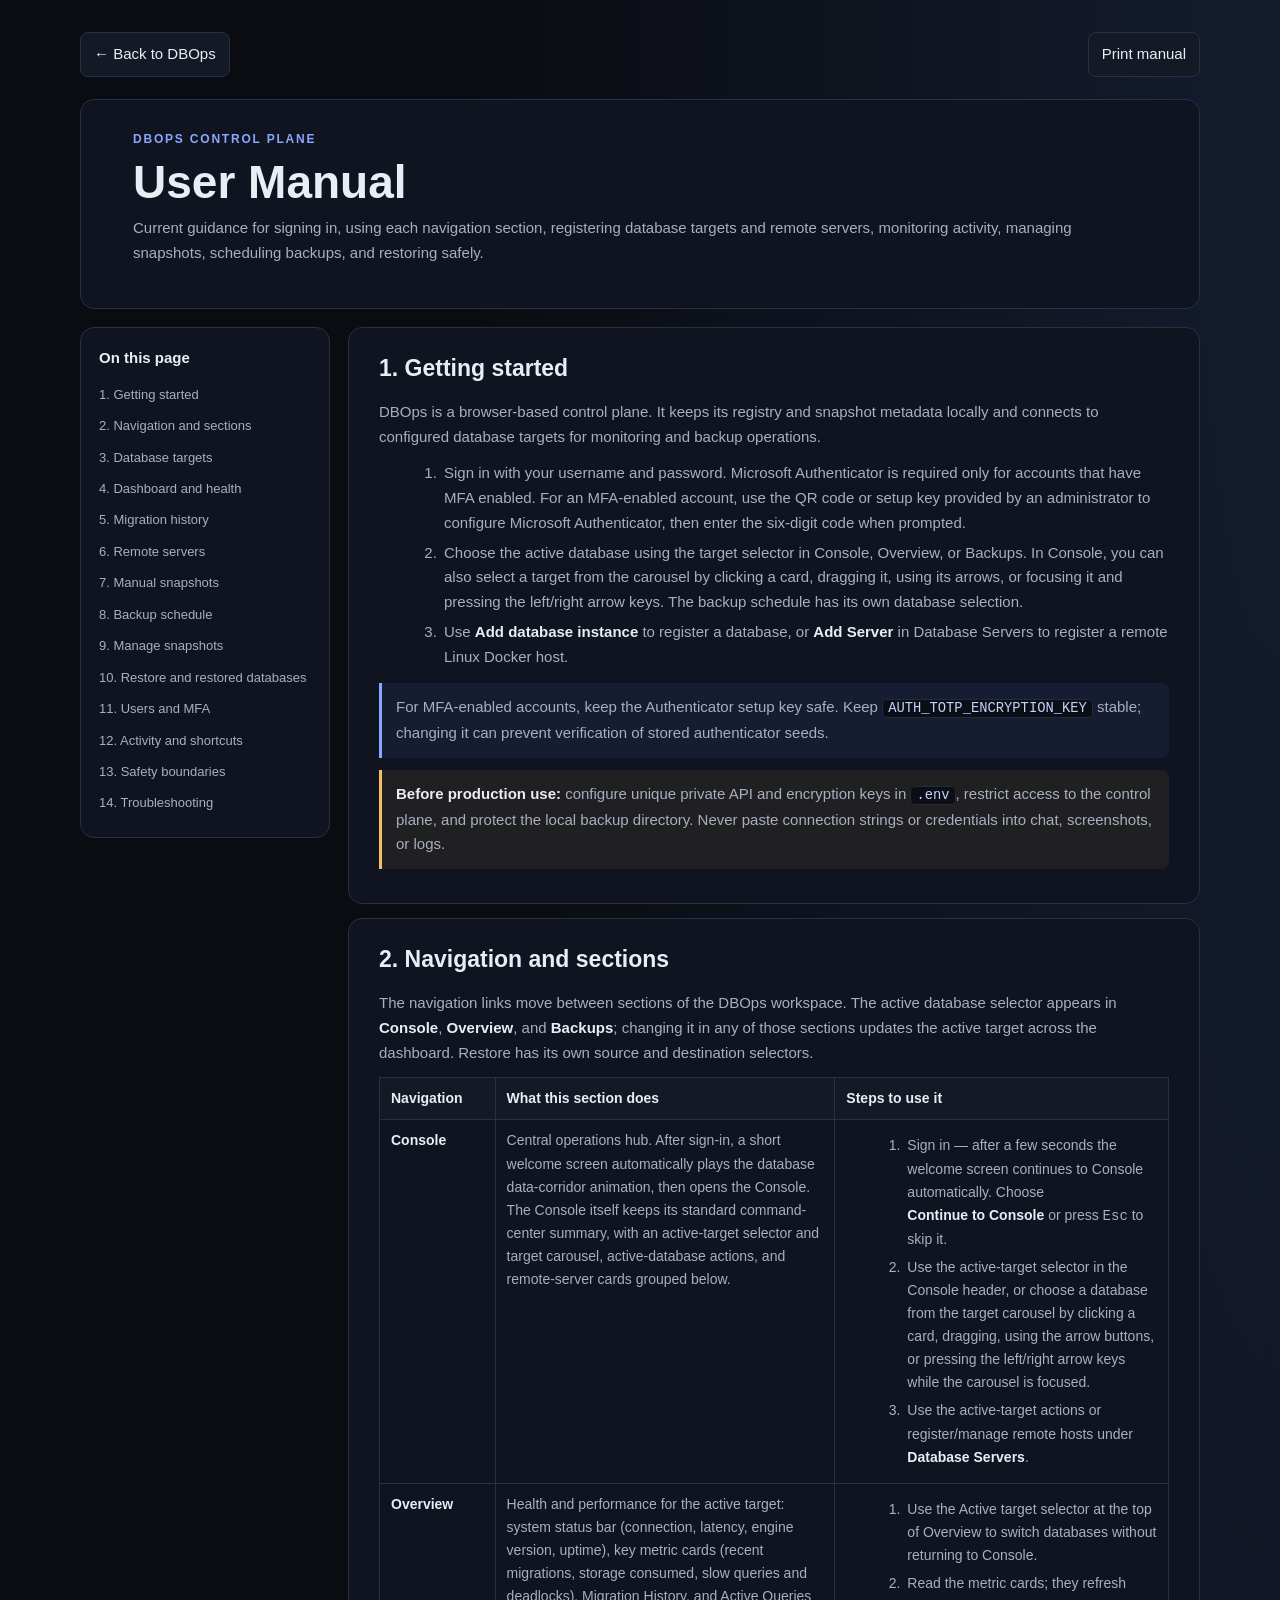
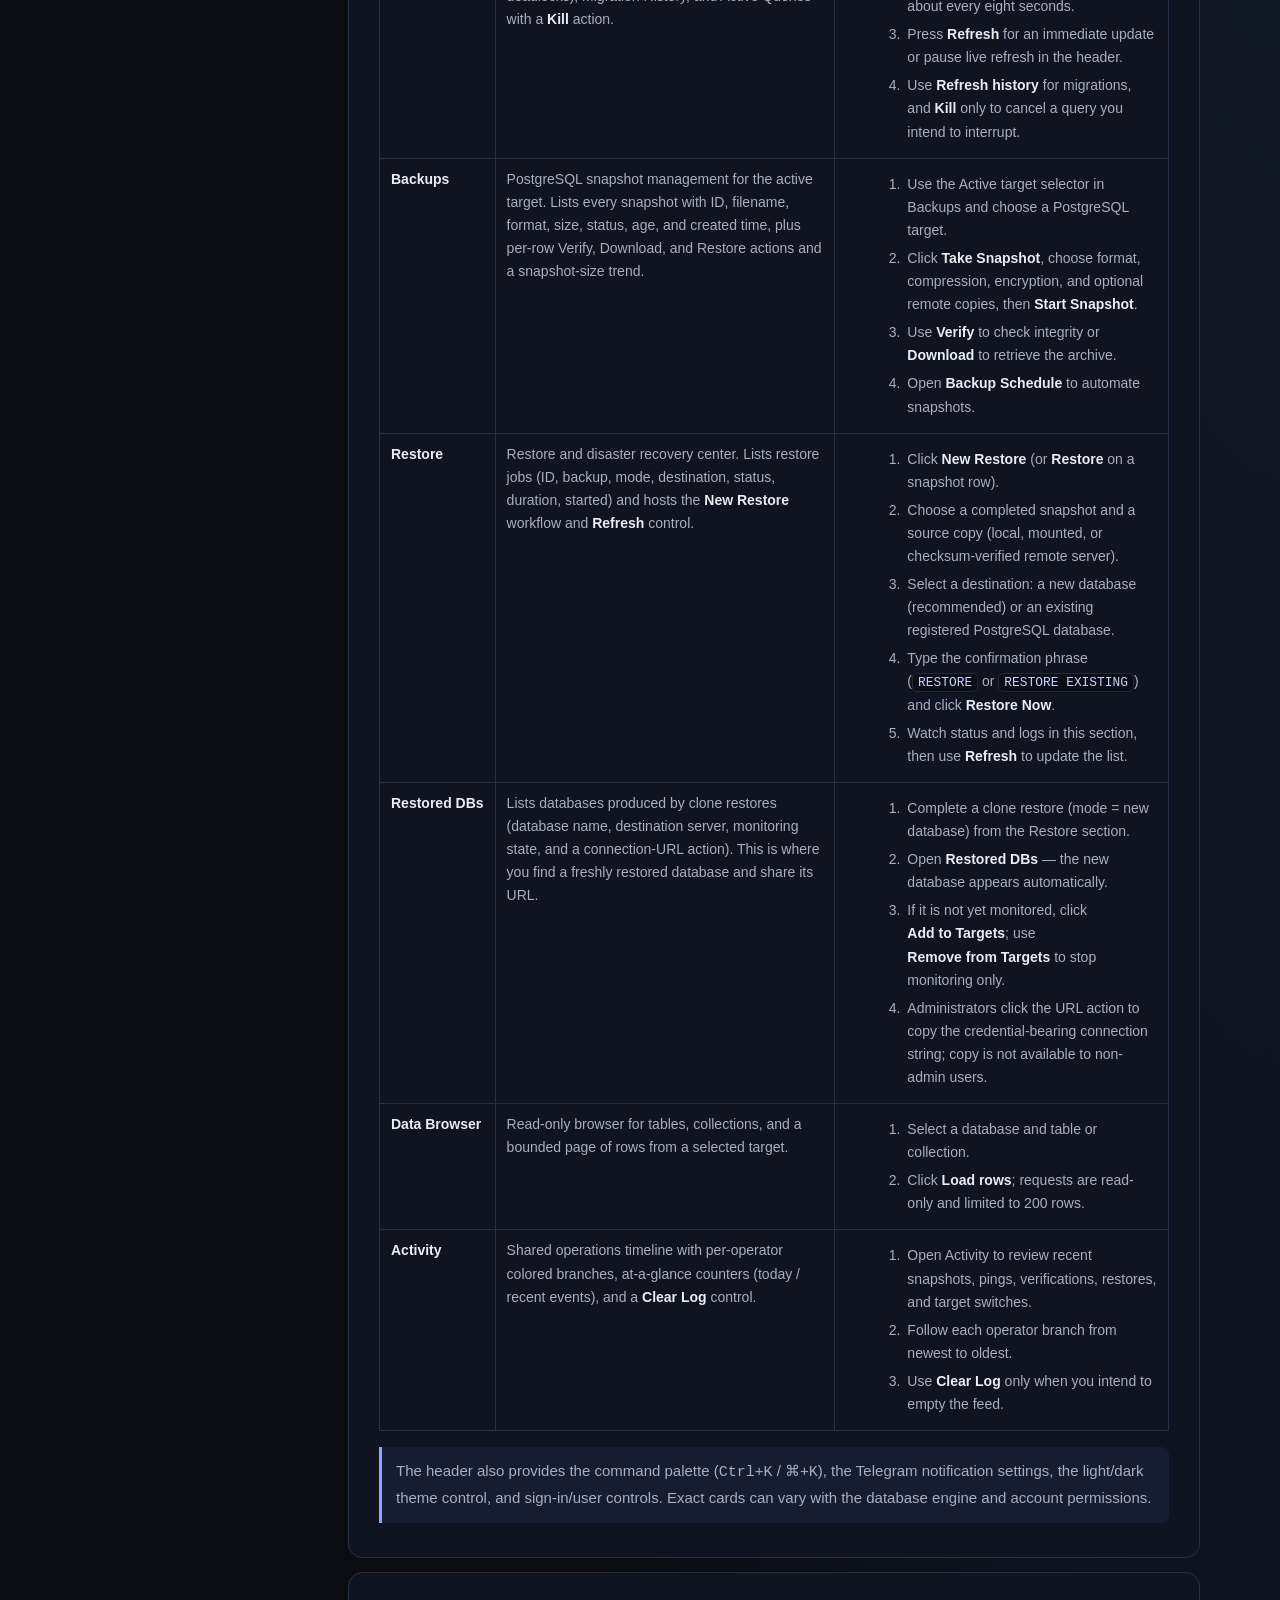
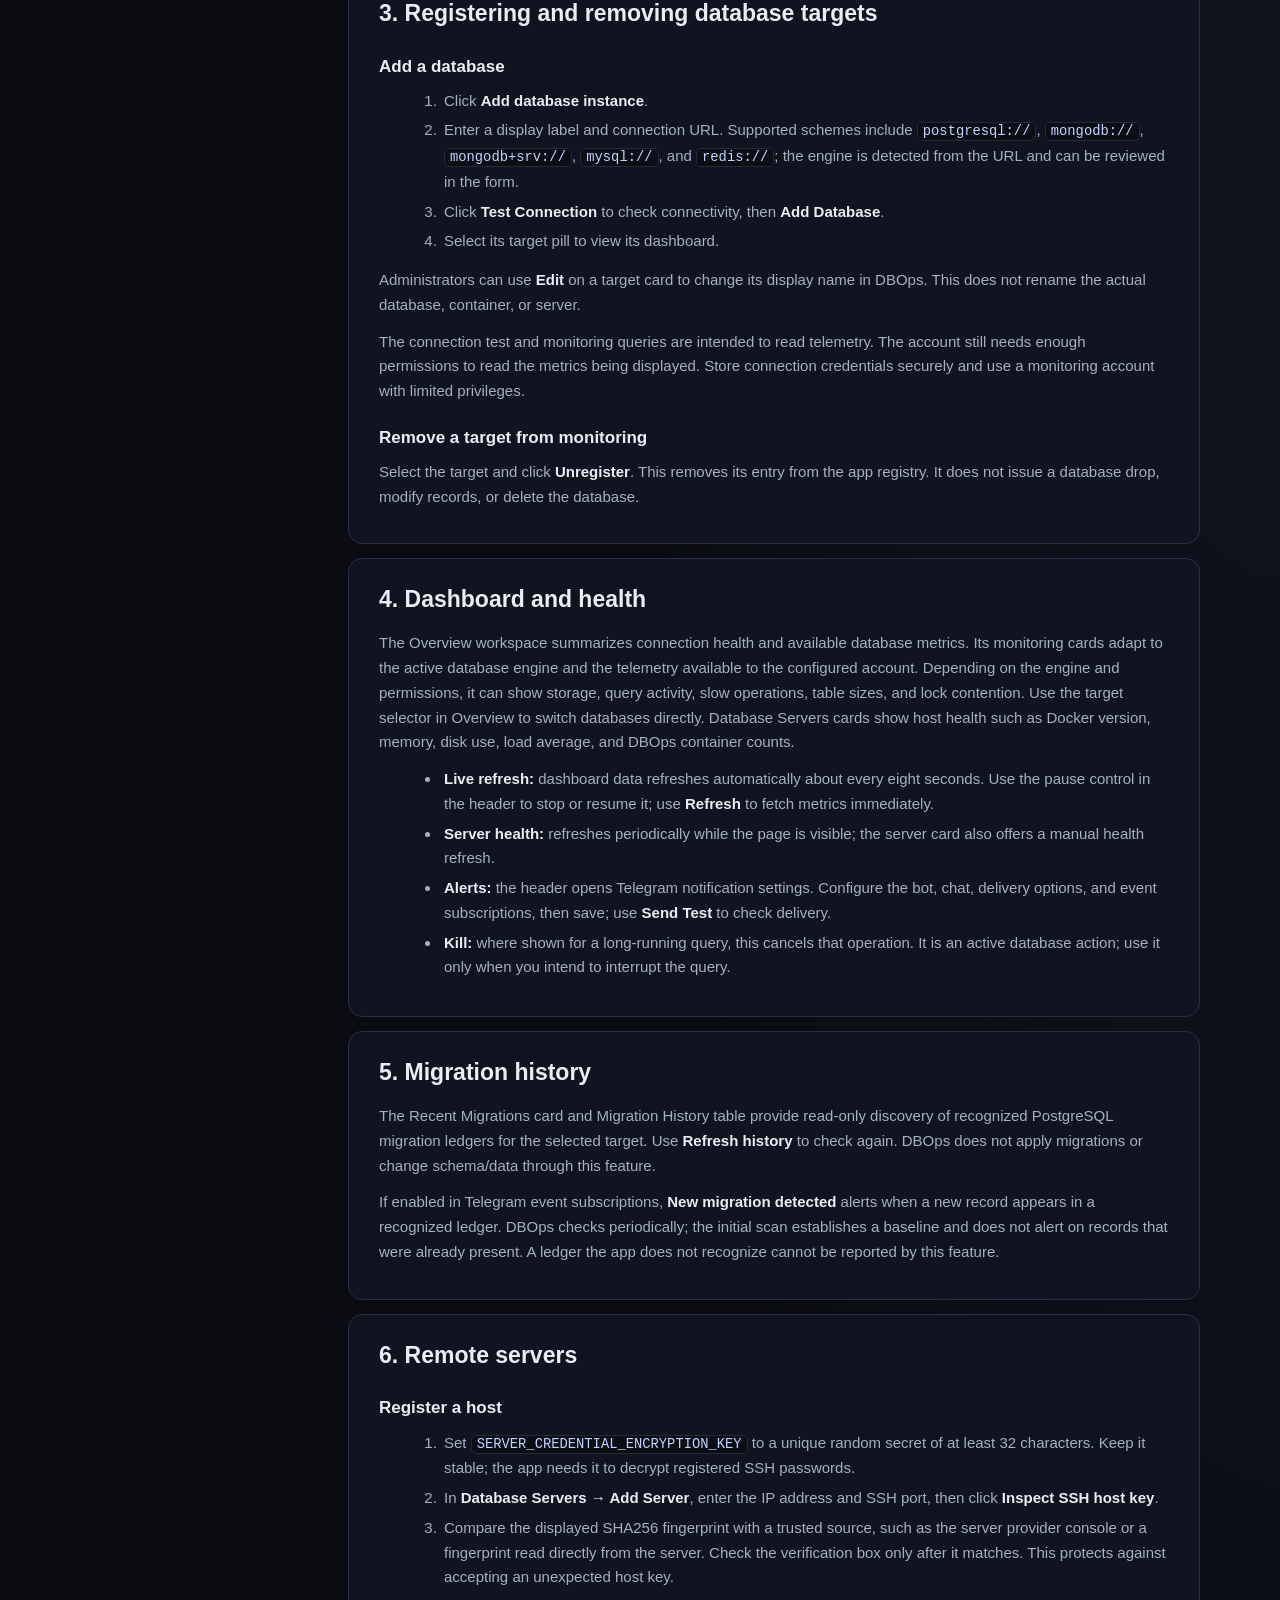
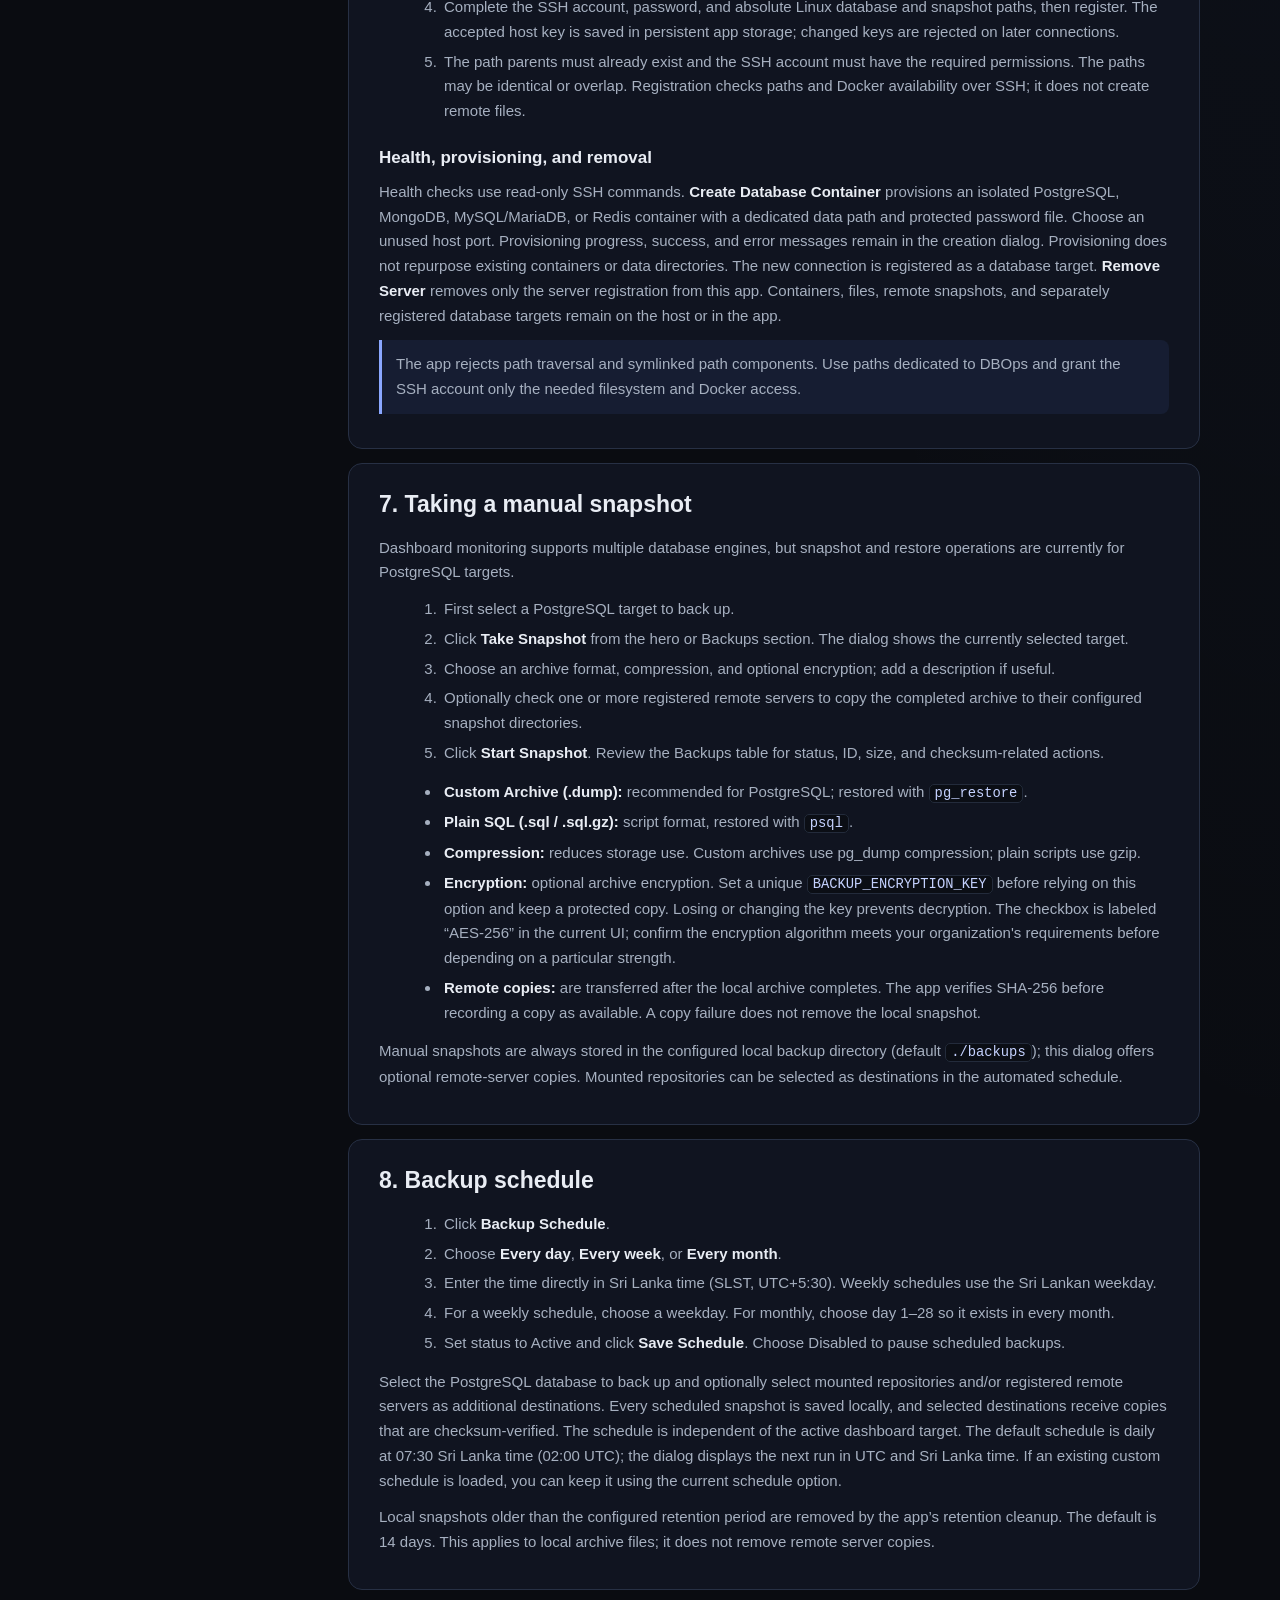
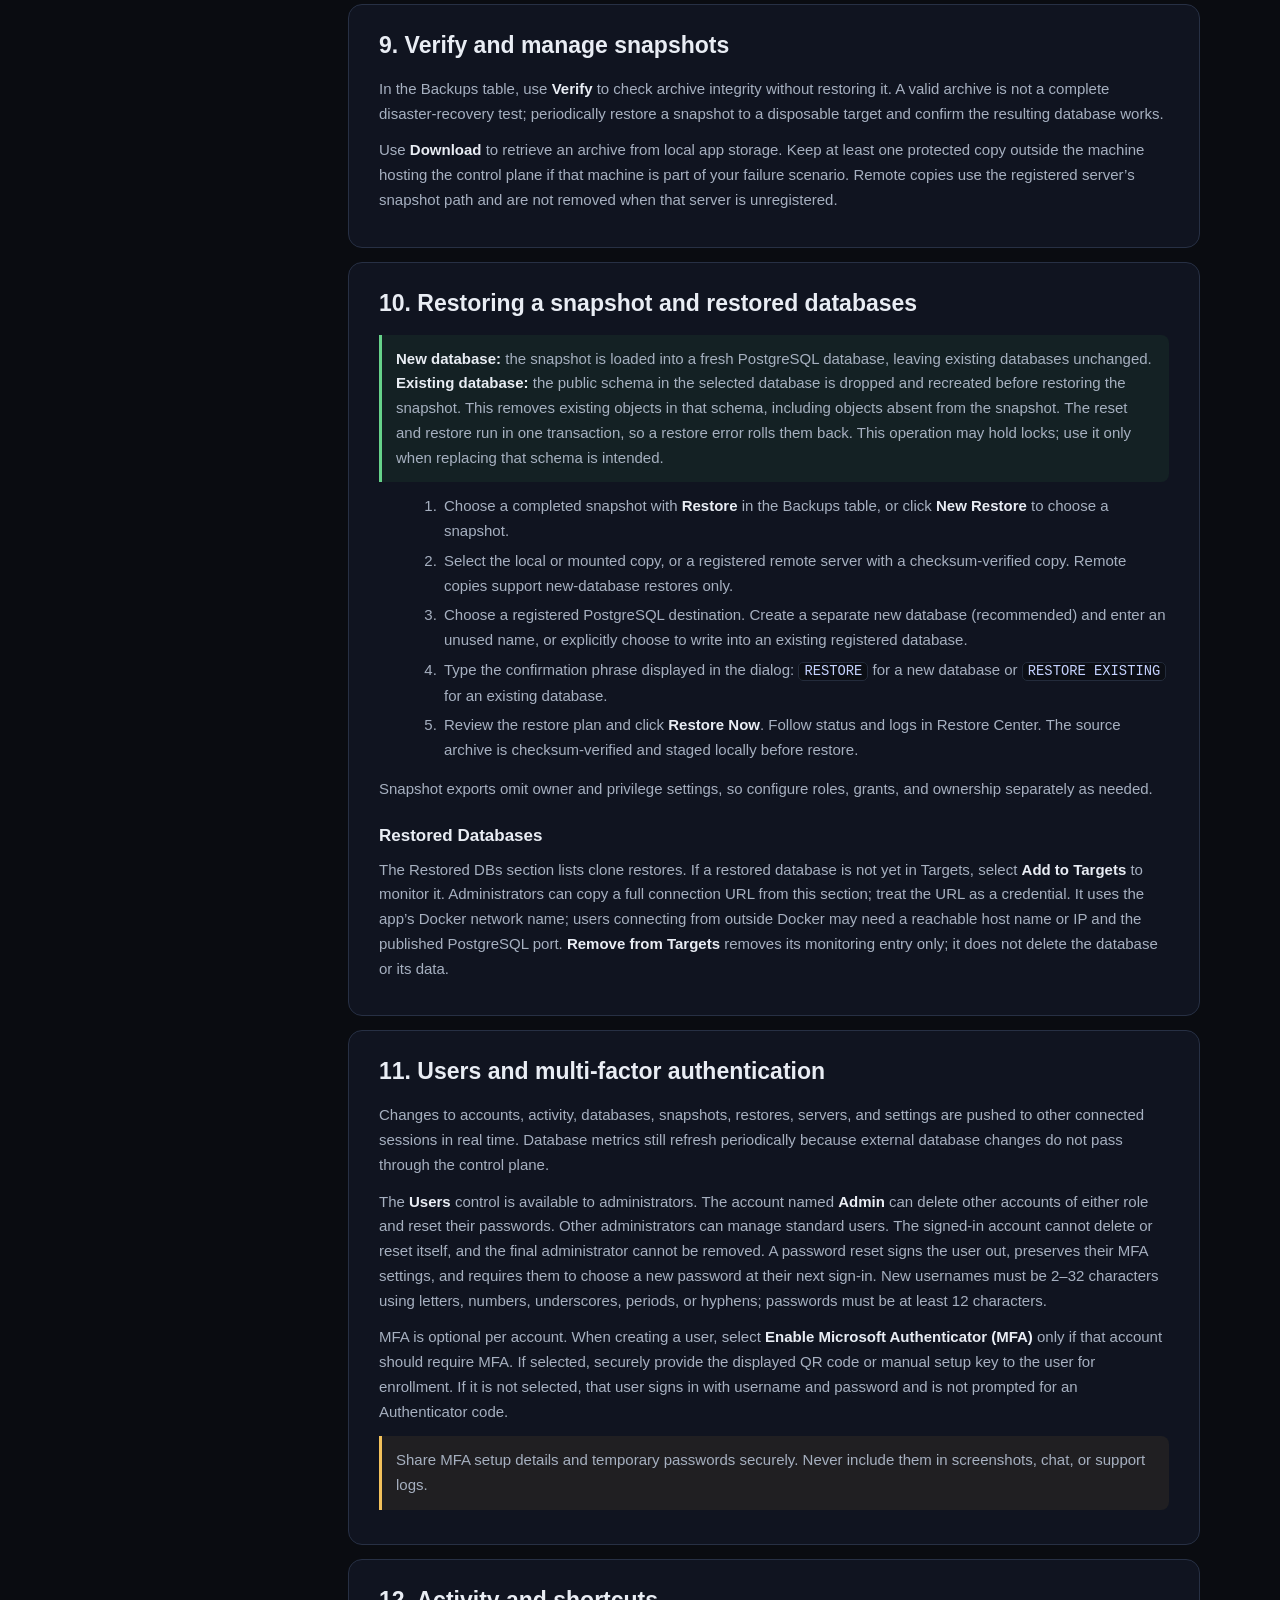
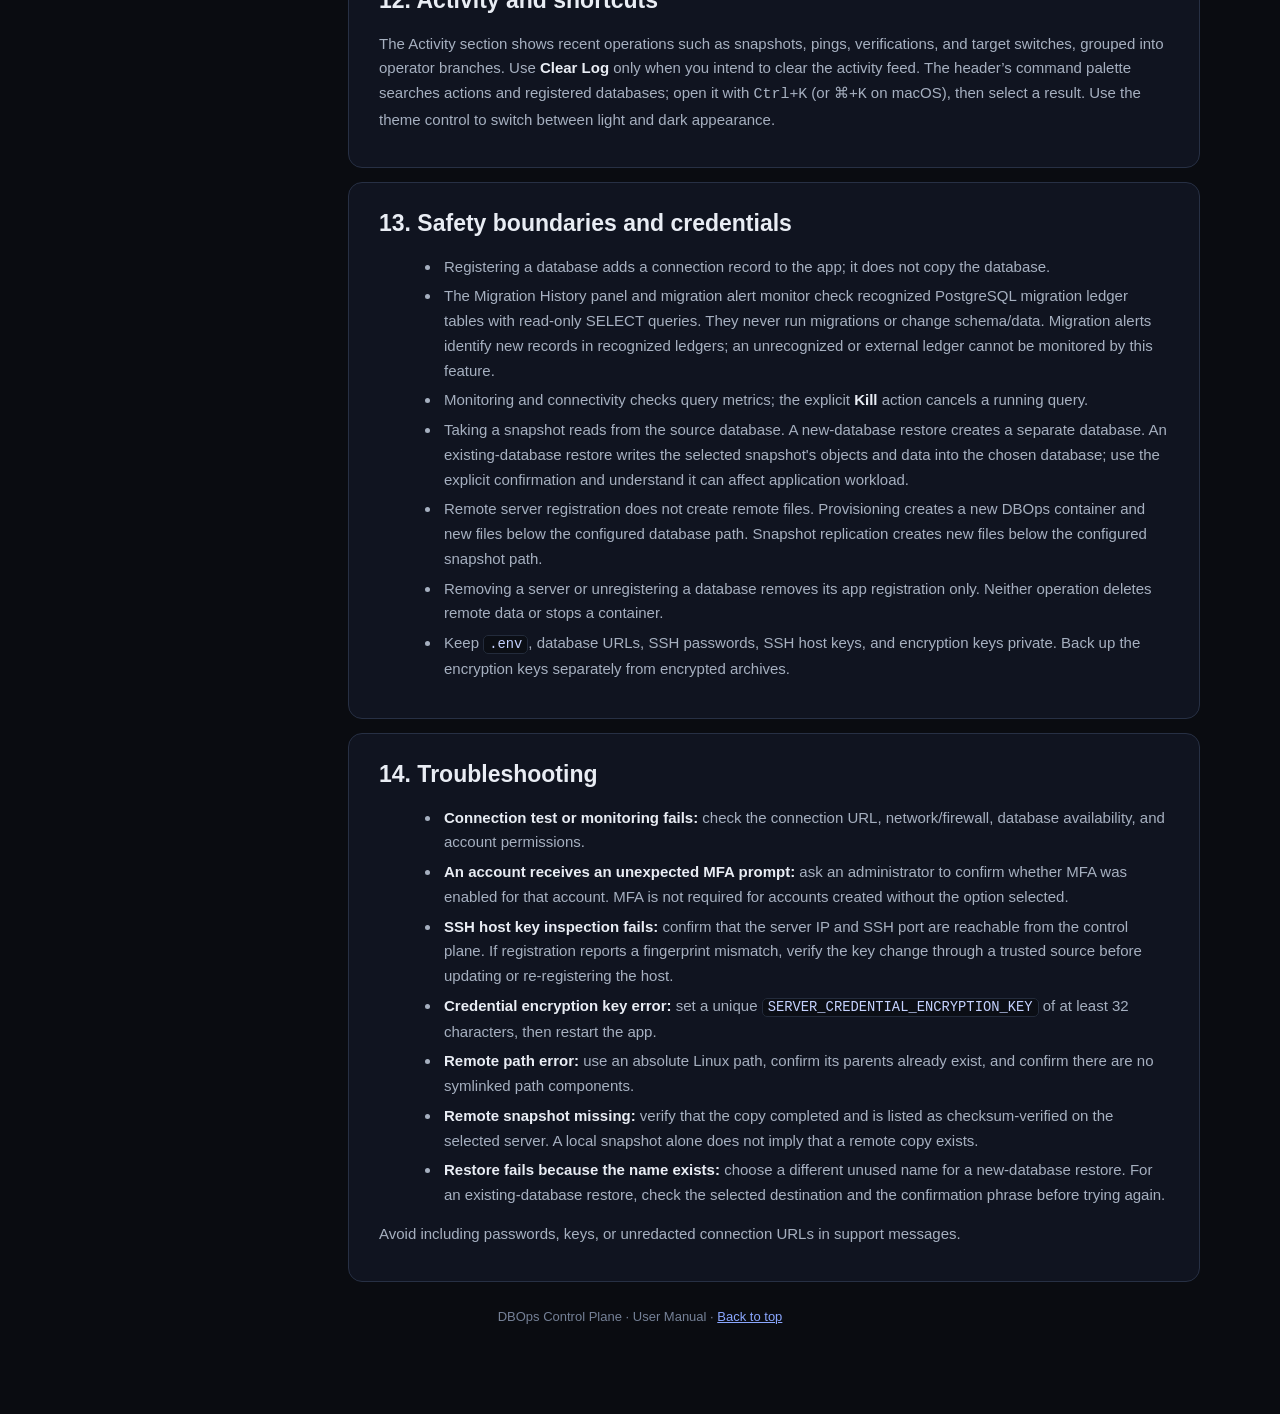
<file: app/static/user-manual.html>
<!doctype html>
<html lang="en">
<head>
  <meta charset="utf-8">
  <meta name="viewport" content="width=device-width, initial-scale=1">
  <meta name="theme-color" content="#0a0c11">
  <script>
    (function () {
      try {
        var requested = new URLSearchParams(window.location.search).get("theme");
        var theme = requested === "light" || requested === "dark" ? requested : localStorage.getItem("dbops_theme");
        if (theme !== "light" && theme !== "dark") theme = "dark";
        document.documentElement.dataset.theme = theme;
        document.documentElement.style.colorScheme = theme;
        var meta = document.querySelector('meta[name="theme-color"]');
        if (meta) meta.setAttribute("content", theme === "light" ? "#f1f4f8" : "#0a0c11");
      } catch (e) {
        document.documentElement.dataset.theme = "dark";
      }
    })();
  </script>
  <title>DBOps User Manual</title>
  <style>
    :root { color-scheme: dark; --bg:#0a0c11; --panel:#101420; --panel2:#141926; --border:#273044; --text:#e9edf4; --dim:#a6b0c0; --muted:#758197; --accent:#8aa7ff; --warn:#f2c15b; --good:#66d28a; }
    :root[data-theme="light"] { color-scheme:light; --bg:#f1f4f8; --panel:#fff; --panel2:#f5f7fb; --border:#d7deea; --text:#182235; --dim:#42516a; --muted:#64748b; --accent:#315fc2; --warn:#9a6700; --good:#187044; }
    * { box-sizing:border-box; }
    html { scroll-behavior:smooth; }
    body { margin:0; background:radial-gradient(ellipse at top right,rgba(91,140,255,.12),transparent 45%),var(--bg); color:var(--text); font:15px/1.65 Inter,-apple-system,BlinkMacSystemFont,"Segoe UI",sans-serif; }
    :root[data-theme="light"] body { background:radial-gradient(ellipse at top right,rgba(49,95,194,.08),transparent 45%),var(--bg); }
    a { color:var(--accent); }
    .manual-wrap { width:min(1120px,calc(100% - 32px)); margin:32px auto 80px; }
    .manual-top { display:flex; justify-content:space-between; align-items:center; gap:16px; margin-bottom:22px; }
    .manual-top a,.manual-top button { border:1px solid var(--border); border-radius:8px; background:var(--panel2); color:var(--text); padding:9px 13px; text-decoration:none; cursor:pointer; font:inherit; }
    .manual-hero,.manual-card,.manual-toc { border:1px solid var(--border); border-radius:14px; background:var(--panel); }
    .manual-hero { padding:30px clamp(20px,5vw,52px); margin-bottom:18px; }
    .eyebrow { color:var(--accent); font-size:12px; font-weight:700; letter-spacing:.15em; text-transform:uppercase; }
    h1 { margin:6px 0 8px; font-size:clamp(30px,5vw,46px); line-height:1.15; }
    h2 { margin:0 0 12px; font-size:23px; }
    h3 { margin:20px 0 6px; font-size:17px; }
    p { margin:8px 0 12px; color:var(--dim); }
    .manual-layout { display:grid; grid-template-columns:250px minmax(0,1fr); gap:18px; align-items:start; }
    .manual-toc { position:sticky; top:16px; padding:18px; }
    .manual-toc strong { display:block; margin-bottom:8px; }
    .manual-toc a { display:block; padding:5px 0; color:var(--dim); text-decoration:none; font-size:13px; }
    .manual-toc a:hover { color:var(--accent); }
    .manual-content { display:grid; gap:14px; }
    .manual-card { padding:22px clamp(18px,3vw,30px); scroll-margin-top:18px; }
    ol,ul { margin:8px 0 14px 22px; color:var(--dim); }
    li { margin:5px 0; padding-left:3px; }
    strong { color:var(--text); }
    code { color:#c5d2ff; background:#0b0e15; border:1px solid #232b3b; padding:1px 5px; border-radius:5px; font-family:ui-monospace,Consolas,monospace; font-size:.92em; }
    :root[data-theme="light"] code { color:#234fa8; background:#eef2f8; border-color:#d7deea; }
    .callout { border-left:3px solid var(--accent); background:rgba(91,140,255,.08); padding:12px 14px; margin:12px 0; border-radius:0 8px 8px 0; color:var(--dim); }
    .callout.warn { border-color:var(--warn); background:rgba(214,160,50,.08); }
    .callout.good { border-color:var(--good); background:rgba(63,185,80,.08); }
    .manual-footer { color:var(--muted); text-align:center; padding:24px 0; font-size:13px; }
    table { width:100%; border-collapse:collapse; margin:12px 0 16px; font-size:14px; }
    th,td { border:1px solid var(--border); padding:9px 11px; text-align:left; vertical-align:top; }
    th { background:var(--panel2); color:var(--text); white-space:nowrap; }
    td { color:var(--dim); }
    td ol,td ul { margin:4px 0 4px 18px; }
    td strong { white-space:nowrap; }
    @media (max-width:800px) { .manual-layout { grid-template-columns:1fr; } .manual-toc { position:static; } .manual-toc nav { columns:2; } }
    @media print { :root { color-scheme:light; --bg:#fff; --panel:#fff; --panel2:#fff; --border:#ccc; --text:#111; --dim:#333; --muted:#555; --accent:#234fa8; } body { background:#fff; color:#111; } .manual-top,.manual-toc { display:none; } .manual-wrap { width:100%; margin:0; } .manual-layout { display:block; } .manual-card,.manual-hero { break-inside:avoid; box-shadow:none; background:#fff; } p,li { color:#333; } a { color:#234fa8; } }
  </style>
</head>
<body>
  <div class="manual-wrap" id="top">
    <div class="manual-top"><a href="/">← Back to DBOps</a><button type="button" onclick="window.print()">Print manual</button></div>
    <header class="manual-hero">
      <div class="eyebrow">DBOps Control Plane</div>
      <h1>User Manual</h1>
      <p>Current guidance for signing in, using each navigation section, registering database targets and remote servers, monitoring activity, managing snapshots, scheduling backups, and restoring safely.</p>
    </header>
    <div class="manual-layout">
      <aside class="manual-toc"><strong>On this page</strong><nav>
        <a href="#start">1. Getting started</a><a href="#navigation">2. Navigation and sections</a><a href="#targets">3. Database targets</a>
        <a href="#dashboard">4. Dashboard and health</a><a href="#migrations">5. Migration history</a><a href="#servers">6. Remote servers</a>
        <a href="#snapshots">7. Manual snapshots</a><a href="#schedule">8. Backup schedule</a><a href="#verify">9. Manage snapshots</a>
        <a href="#restore">10. Restore and restored databases</a><a href="#users">11. Users and MFA</a>
        <a href="#activity">12. Activity and shortcuts</a><a href="#safety">13. Safety boundaries</a><a href="#troubleshoot">14. Troubleshooting</a>
      </nav></aside>
      <main class="manual-content">
        <section class="manual-card" id="start"><h2>1. Getting started</h2>
          <p>DBOps is a browser-based control plane. It keeps its registry and snapshot metadata locally and connects to configured database targets for monitoring and backup operations.</p>
          <ol><li>Sign in with your username and password. Microsoft Authenticator is required only for accounts that have MFA enabled. For an MFA-enabled account, use the QR code or setup key provided by an administrator to configure Microsoft Authenticator, then enter the six-digit code when prompted.</li><li>Choose the active database using the target selector in Console, Overview, or Backups. In Console, you can also select a target from the carousel by clicking a card, dragging it, using its arrows, or focusing it and pressing the left/right arrow keys. The backup schedule has its own database selection.</li><li>Use <strong>Add database instance</strong> to register a database, or <strong>Add Server</strong> in Database Servers to register a remote Linux Docker host.</li></ol>
          <div class="callout">For MFA-enabled accounts, keep the Authenticator setup key safe. Keep <code>AUTH_TOTP_ENCRYPTION_KEY</code> stable; changing it can prevent verification of stored authenticator seeds.</div>
          <div class="callout warn"><strong>Before production use:</strong> configure unique private API and encryption keys in <code>.env</code>, restrict access to the control plane, and protect the local backup directory. Never paste connection strings or credentials into chat, screenshots, or logs.</div>
        </section>

        <section class="manual-card" id="navigation"><h2>2. Navigation and sections</h2>
          <p>The navigation links move between sections of the DBOps workspace. The active database selector appears in <strong>Console</strong>, <strong>Overview</strong>, and <strong>Backups</strong>; changing it in any of those sections updates the active target across the dashboard. Restore has its own source and destination selectors.</p>
          <table>
            <thead><tr><th>Navigation</th><th>What this section does</th><th>Steps to use it</th></tr></thead>
            <tbody>
              <tr><td><strong>Console</strong></td><td>Central operations hub. After sign-in, a short welcome screen automatically plays the database data-corridor animation, then opens the Console. The Console itself keeps its standard command-center summary, with an active-target selector and target carousel, active-database actions, and remote-server cards grouped below.</td><td><ol><li>Sign in — after a few seconds the welcome screen continues to Console automatically. Choose <strong>Continue to Console</strong> or press <kbd>Esc</kbd> to skip it.</li><li>Use the active-target selector in the Console header, or choose a database from the target carousel by clicking a card, dragging, using the arrow buttons, or pressing the left/right arrow keys while the carousel is focused.</li><li>Use the active-target actions or register/manage remote hosts under <strong>Database Servers</strong>.</li></ol></td></tr>
              <tr><td><strong>Overview</strong></td><td>Health and performance for the active target: system status bar (connection, latency, engine version, uptime), key metric cards (recent migrations, storage consumed, slow queries and deadlocks), Migration History, and Active Queries with a <strong>Kill</strong> action.</td><td><ol><li>Use the Active target selector at the top of Overview to switch databases without returning to Console.</li><li>Read the metric cards; they refresh about every eight seconds.</li><li>Press <strong>Refresh</strong> for an immediate update or pause live refresh in the header.</li><li>Use <strong>Refresh history</strong> for migrations, and <strong>Kill</strong> only to cancel a query you intend to interrupt.</li></ol></td></tr>
              <tr><td><strong>Backups</strong></td><td>PostgreSQL snapshot management for the active target. Lists every snapshot with ID, filename, format, size, status, age, and created time, plus per-row Verify, Download, and Restore actions and a snapshot-size trend.</td><td><ol><li>Use the Active target selector in Backups and choose a PostgreSQL target.</li><li>Click <strong>Take Snapshot</strong>, choose format, compression, encryption, and optional remote copies, then <strong>Start Snapshot</strong>.</li><li>Use <strong>Verify</strong> to check integrity or <strong>Download</strong> to retrieve the archive.</li><li>Open <strong>Backup Schedule</strong> to automate snapshots.</li></ol></td></tr>
              <tr><td><strong>Restore</strong></td><td>Restore and disaster recovery center. Lists restore jobs (ID, backup, mode, destination, status, duration, started) and hosts the <strong>New Restore</strong> workflow and <strong>Refresh</strong> control.</td><td><ol><li>Click <strong>New Restore</strong> (or <strong>Restore</strong> on a snapshot row).</li><li>Choose a completed snapshot and a source copy (local, mounted, or checksum-verified remote server).</li><li>Select a destination: a new database (recommended) or an existing registered PostgreSQL database.</li><li>Type the confirmation phrase (<code>RESTORE</code> or <code>RESTORE EXISTING</code>) and click <strong>Restore Now</strong>.</li><li>Watch status and logs in this section, then use <strong>Refresh</strong> to update the list.</li></ol></td></tr>
              <tr><td><strong>Restored DBs</strong></td><td>Lists databases produced by clone restores (database name, destination server, monitoring state, and a connection-URL action). This is where you find a freshly restored database and share its URL.</td><td><ol><li>Complete a clone restore (mode = new database) from the Restore section.</li><li>Open <strong>Restored DBs</strong> — the new database appears automatically.</li><li>If it is not yet monitored, click <strong>Add to Targets</strong>; use <strong>Remove from Targets</strong> to stop monitoring only.</li><li>Administrators click the URL action to copy the credential-bearing connection string; copy is not available to non-admin users.</li></ol></td></tr>
              <tr><td><strong>Data Browser</strong></td><td>Read-only browser for tables, collections, and a bounded page of rows from a selected target.</td><td><ol><li>Select a database and table or collection.</li><li>Click <strong>Load rows</strong>; requests are read-only and limited to 200 rows.</li></ol></td></tr>
              <tr><td><strong>Activity</strong></td><td>Shared operations timeline with per-operator colored branches, at-a-glance counters (today / recent events), and a <strong>Clear Log</strong> control.</td><td><ol><li>Open Activity to review recent snapshots, pings, verifications, restores, and target switches.</li><li>Follow each operator branch from newest to oldest.</li><li>Use <strong>Clear Log</strong> only when you intend to empty the feed.</li></ol></td></tr>
            </tbody>
          </table>
          <div class="callout">The header also provides the command palette (<kbd>Ctrl</kbd>+<kbd>K</kbd> / <kbd>⌘</kbd>+<kbd>K</kbd>), the Telegram notification settings, the light/dark theme control, and sign-in/user controls. Exact cards can vary with the database engine and account permissions.</div>
        </section>

        <section class="manual-card" id="targets"><h2>3. Registering and removing database targets</h2>
          <h3>Add a database</h3><ol><li>Click <strong>Add database instance</strong>.</li><li>Enter a display label and connection URL. Supported schemes include <code>postgresql://</code>, <code>mongodb://</code>, <code>mongodb+srv://</code>, <code>mysql://</code>, and <code>redis://</code>; the engine is detected from the URL and can be reviewed in the form.</li><li>Click <strong>Test Connection</strong> to check connectivity, then <strong>Add Database</strong>.</li><li>Select its target pill to view its dashboard.</li></ol>
          <p>Administrators can use <strong>Edit</strong> on a target card to change its display name in DBOps. This does not rename the actual database, container, or server.</p>
          <p>The connection test and monitoring queries are intended to read telemetry. The account still needs enough permissions to read the metrics being displayed. Store connection credentials securely and use a monitoring account with limited privileges.</p>
          <h3>Remove a target from monitoring</h3><p>Select the target and click <strong>Unregister</strong>. This removes its entry from the app registry. It does not issue a database drop, modify records, or delete the database.</p>
        </section>

        <section class="manual-card" id="dashboard"><h2>4. Dashboard and health</h2>
          <p>The Overview workspace summarizes connection health and available database metrics. Its monitoring cards adapt to the active database engine and the telemetry available to the configured account. Depending on the engine and permissions, it can show storage, query activity, slow operations, table sizes, and lock contention. Use the target selector in Overview to switch databases directly. Database Servers cards show host health such as Docker version, memory, disk use, load average, and DBOps container counts.</p>
          <ul><li><strong>Live refresh:</strong> dashboard data refreshes automatically about every eight seconds. Use the pause control in the header to stop or resume it; use <strong>Refresh</strong> to fetch metrics immediately.</li><li><strong>Server health:</strong> refreshes periodically while the page is visible; the server card also offers a manual health refresh.</li><li><strong>Alerts:</strong> the header opens Telegram notification settings. Configure the bot, chat, delivery options, and event subscriptions, then save; use <strong>Send Test</strong> to check delivery.</li><li><strong>Kill:</strong> where shown for a long-running query, this cancels that operation. It is an active database action; use it only when you intend to interrupt the query.</li></ul>
        </section>

        <section class="manual-card" id="migrations"><h2>5. Migration history</h2>
          <p>The Recent Migrations card and Migration History table provide read-only discovery of recognized PostgreSQL migration ledgers for the selected target. Use <strong>Refresh history</strong> to check again. DBOps does not apply migrations or change schema/data through this feature.</p>
          <p>If enabled in Telegram event subscriptions, <strong>New migration detected</strong> alerts when a new record appears in a recognized ledger. DBOps checks periodically; the initial scan establishes a baseline and does not alert on records that were already present. A ledger the app does not recognize cannot be reported by this feature.</p>
        </section>

        <section class="manual-card" id="servers"><h2>6. Remote servers</h2>
          <h3>Register a host</h3><ol><li>Set <code>SERVER_CREDENTIAL_ENCRYPTION_KEY</code> to a unique random secret of at least 32 characters. Keep it stable; the app needs it to decrypt registered SSH passwords.</li><li>In <strong>Database Servers → Add Server</strong>, enter the IP address and SSH port, then click <strong>Inspect SSH host key</strong>.</li><li>Compare the displayed SHA256 fingerprint with a trusted source, such as the server provider console or a fingerprint read directly from the server. Check the verification box only after it matches. This protects against accepting an unexpected host key.</li><li>Complete the SSH account, password, and absolute Linux database and snapshot paths, then register. The accepted host key is saved in persistent app storage; changed keys are rejected on later connections.</li><li>The path parents must already exist and the SSH account must have the required permissions. The paths may be identical or overlap. Registration checks paths and Docker availability over SSH; it does not create remote files.</li></ol>
          <h3>Health, provisioning, and removal</h3><p>Health checks use read-only SSH commands. <strong>Create Database Container</strong> provisions an isolated PostgreSQL, MongoDB, MySQL/MariaDB, or Redis container with a dedicated data path and protected password file. Choose an unused host port. Provisioning progress, success, and error messages remain in the creation dialog. Provisioning does not repurpose existing containers or data directories. The new connection is registered as a database target. <strong>Remove Server</strong> removes only the server registration from this app. Containers, files, remote snapshots, and separately registered database targets remain on the host or in the app.</p>
          <div class="callout">The app rejects path traversal and symlinked path components. Use paths dedicated to DBOps and grant the SSH account only the needed filesystem and Docker access.</div>
        </section>

        <section class="manual-card" id="snapshots"><h2>7. Taking a manual snapshot</h2>
          <p>Dashboard monitoring supports multiple database engines, but snapshot and restore operations are currently for PostgreSQL targets.</p>
          <ol><li>First select a PostgreSQL target to back up.</li><li>Click <strong>Take Snapshot</strong> from the hero or Backups section. The dialog shows the currently selected target.</li><li>Choose an archive format, compression, and optional encryption; add a description if useful.</li><li>Optionally check one or more registered remote servers to copy the completed archive to their configured snapshot directories.</li><li>Click <strong>Start Snapshot</strong>. Review the Backups table for status, ID, size, and checksum-related actions.</li></ol>
          <ul><li><strong>Custom Archive (.dump):</strong> recommended for PostgreSQL; restored with <code>pg_restore</code>.</li><li><strong>Plain SQL (.sql / .sql.gz):</strong> script format, restored with <code>psql</code>.</li><li><strong>Compression:</strong> reduces storage use. Custom archives use pg_dump compression; plain scripts use gzip.</li><li><strong>Encryption:</strong> optional archive encryption. Set a unique <code>BACKUP_ENCRYPTION_KEY</code> before relying on this option and keep a protected copy. Losing or changing the key prevents decryption. The checkbox is labeled “AES-256” in the current UI; confirm the encryption algorithm meets your organization's requirements before depending on a particular strength.</li><li><strong>Remote copies:</strong> are transferred after the local archive completes. The app verifies SHA-256 before recording a copy as available. A copy failure does not remove the local snapshot.</li></ul>
          <p>Manual snapshots are always stored in the configured local backup directory (default <code>./backups</code>); this dialog offers optional remote-server copies. Mounted repositories can be selected as destinations in the automated schedule.</p>
        </section>

        <section class="manual-card" id="schedule"><h2>8. Backup schedule</h2>
          <ol><li>Click <strong>Backup Schedule</strong>.</li><li>Choose <strong>Every day</strong>, <strong>Every week</strong>, or <strong>Every month</strong>.</li><li>Enter the time directly in Sri Lanka time (SLST, UTC+5:30). Weekly schedules use the Sri Lankan weekday.</li><li>For a weekly schedule, choose a weekday. For monthly, choose day 1–28 so it exists in every month.</li><li>Set status to Active and click <strong>Save Schedule</strong>. Choose Disabled to pause scheduled backups.</li></ol>
          <p>Select the PostgreSQL database to back up and optionally select mounted repositories and/or registered remote servers as additional destinations. Every scheduled snapshot is saved locally, and selected destinations receive copies that are checksum-verified. The schedule is independent of the active dashboard target. The default schedule is daily at 07:30 Sri Lanka time (02:00 UTC); the dialog displays the next run in UTC and Sri Lanka time. If an existing custom schedule is loaded, you can keep it using the current schedule option.</p>
          <p>Local snapshots older than the configured retention period are removed by the app’s retention cleanup. The default is 14 days. This applies to local archive files; it does not remove remote server copies.</p>
        </section>

        <section class="manual-card" id="verify"><h2>9. Verify and manage snapshots</h2>
          <p>In the Backups table, use <strong>Verify</strong> to check archive integrity without restoring it. A valid archive is not a complete disaster-recovery test; periodically restore a snapshot to a disposable target and confirm the resulting database works.</p>
          <p>Use <strong>Download</strong> to retrieve an archive from local app storage. Keep at least one protected copy outside the machine hosting the control plane if that machine is part of your failure scenario. Remote copies use the registered server’s snapshot path and are not removed when that server is unregistered.</p>
        </section>

        <section class="manual-card" id="restore"><h2>10. Restoring a snapshot and restored databases</h2>
          <div class="callout good"><strong>New database:</strong> the snapshot is loaded into a fresh PostgreSQL database, leaving existing databases unchanged. <strong>Existing database:</strong> the public schema in the selected database is dropped and recreated before restoring the snapshot. This removes existing objects in that schema, including objects absent from the snapshot. The reset and restore run in one transaction, so a restore error rolls them back. This operation may hold locks; use it only when replacing that schema is intended.</div>
          <ol><li>Choose a completed snapshot with <strong>Restore</strong> in the Backups table, or click <strong>New Restore</strong> to choose a snapshot.</li><li>Select the local or mounted copy, or a registered remote server with a checksum-verified copy. Remote copies support new-database restores only.</li><li>Choose a registered PostgreSQL destination. Create a separate new database (recommended) and enter an unused name, or explicitly choose to write into an existing registered database.</li><li>Type the confirmation phrase displayed in the dialog: <code>RESTORE</code> for a new database or <code>RESTORE EXISTING</code> for an existing database.</li><li>Review the restore plan and click <strong>Restore Now</strong>. Follow status and logs in Restore Center. The source archive is checksum-verified and staged locally before restore.</li></ol>
          <p>Snapshot exports omit owner and privilege settings, so configure roles, grants, and ownership separately as needed.</p>
          <h3>Restored Databases</h3><p>The Restored DBs section lists clone restores. If a restored database is not yet in Targets, select <strong>Add to Targets</strong> to monitor it. Administrators can copy a full connection URL from this section; treat the URL as a credential. It uses the app’s Docker network name; users connecting from outside Docker may need a reachable host name or IP and the published PostgreSQL port. <strong>Remove from Targets</strong> removes its monitoring entry only; it does not delete the database or its data.</p>
        </section>

        <section class="manual-card" id="users"><h2>11. Users and multi-factor authentication</h2>
          <p>Changes to accounts, activity, databases, snapshots, restores, servers, and settings are pushed to other connected sessions in real time. Database metrics still refresh periodically because external database changes do not pass through the control plane.</p>
          <p>The <strong>Users</strong> control is available to administrators. The account named <strong>Admin</strong> can delete other accounts of either role and reset their passwords. Other administrators can manage standard users. The signed-in account cannot delete or reset itself, and the final administrator cannot be removed. A password reset signs the user out, preserves their MFA settings, and requires them to choose a new password at their next sign-in. New usernames must be 2–32 characters using letters, numbers, underscores, periods, or hyphens; passwords must be at least 12 characters.</p>
          <p>MFA is optional per account. When creating a user, select <strong>Enable Microsoft Authenticator (MFA)</strong> only if that account should require MFA. If selected, securely provide the displayed QR code or manual setup key to the user for enrollment. If it is not selected, that user signs in with username and password and is not prompted for an Authenticator code.</p>
          <div class="callout warn">Share MFA setup details and temporary passwords securely. Never include them in screenshots, chat, or support logs.</div>
        </section>

        <section class="manual-card" id="activity"><h2>12. Activity and shortcuts</h2>
          <p>The Activity section shows recent operations such as snapshots, pings, verifications, and target switches, grouped into operator branches. Use <strong>Clear Log</strong> only when you intend to clear the activity feed. The header’s command palette searches actions and registered databases; open it with <kbd>Ctrl</kbd>+<kbd>K</kbd> (or <kbd>⌘</kbd>+<kbd>K</kbd> on macOS), then select a result. Use the theme control to switch between light and dark appearance.</p>
        </section>

        <section class="manual-card" id="safety"><h2>13. Safety boundaries and credentials</h2>
          <ul><li>Registering a database adds a connection record to the app; it does not copy the database.</li><li>The Migration History panel and migration alert monitor check recognized PostgreSQL migration ledger tables with read-only SELECT queries. They never run migrations or change schema/data. Migration alerts identify new records in recognized ledgers; an unrecognized or external ledger cannot be monitored by this feature.</li><li>Monitoring and connectivity checks query metrics; the explicit <strong>Kill</strong> action cancels a running query.</li><li>Taking a snapshot reads from the source database. A new-database restore creates a separate database. An existing-database restore writes the selected snapshot's objects and data into the chosen database; use the explicit confirmation and understand it can affect application workload.</li><li>Remote server registration does not create remote files. Provisioning creates a new DBOps container and new files below the configured database path. Snapshot replication creates new files below the configured snapshot path.</li><li>Removing a server or unregistering a database removes its app registration only. Neither operation deletes remote data or stops a container.</li><li>Keep <code>.env</code>, database URLs, SSH passwords, SSH host keys, and encryption keys private. Back up the encryption keys separately from encrypted archives.</li></ul>
        </section>

        <section class="manual-card" id="troubleshoot"><h2>14. Troubleshooting</h2>
          <ul><li><strong>Connection test or monitoring fails:</strong> check the connection URL, network/firewall, database availability, and account permissions.</li><li><strong>An account receives an unexpected MFA prompt:</strong> ask an administrator to confirm whether MFA was enabled for that account. MFA is not required for accounts created without the option selected.</li><li><strong>SSH host key inspection fails:</strong> confirm that the server IP and SSH port are reachable from the control plane. If registration reports a fingerprint mismatch, verify the key change through a trusted source before updating or re-registering the host.</li><li><strong>Credential encryption key error:</strong> set a unique <code>SERVER_CREDENTIAL_ENCRYPTION_KEY</code> of at least 32 characters, then restart the app.</li><li><strong>Remote path error:</strong> use an absolute Linux path, confirm its parents already exist, and confirm there are no symlinked path components.</li><li><strong>Remote snapshot missing:</strong> verify that the copy completed and is listed as checksum-verified on the selected server. A local snapshot alone does not imply that a remote copy exists.</li><li><strong>Restore fails because the name exists:</strong> choose a different unused name for a new-database restore. For an existing-database restore, check the selected destination and the confirmation phrase before trying again.</li></ul>
          <p>Avoid including passwords, keys, or unredacted connection URLs in support messages.</p>
        </section>
      </main>
    </div>
    <footer class="manual-footer">DBOps Control Plane · User Manual · <a href="#top">Back to top</a></footer>
  </div>
</body>
</html>
</file>
